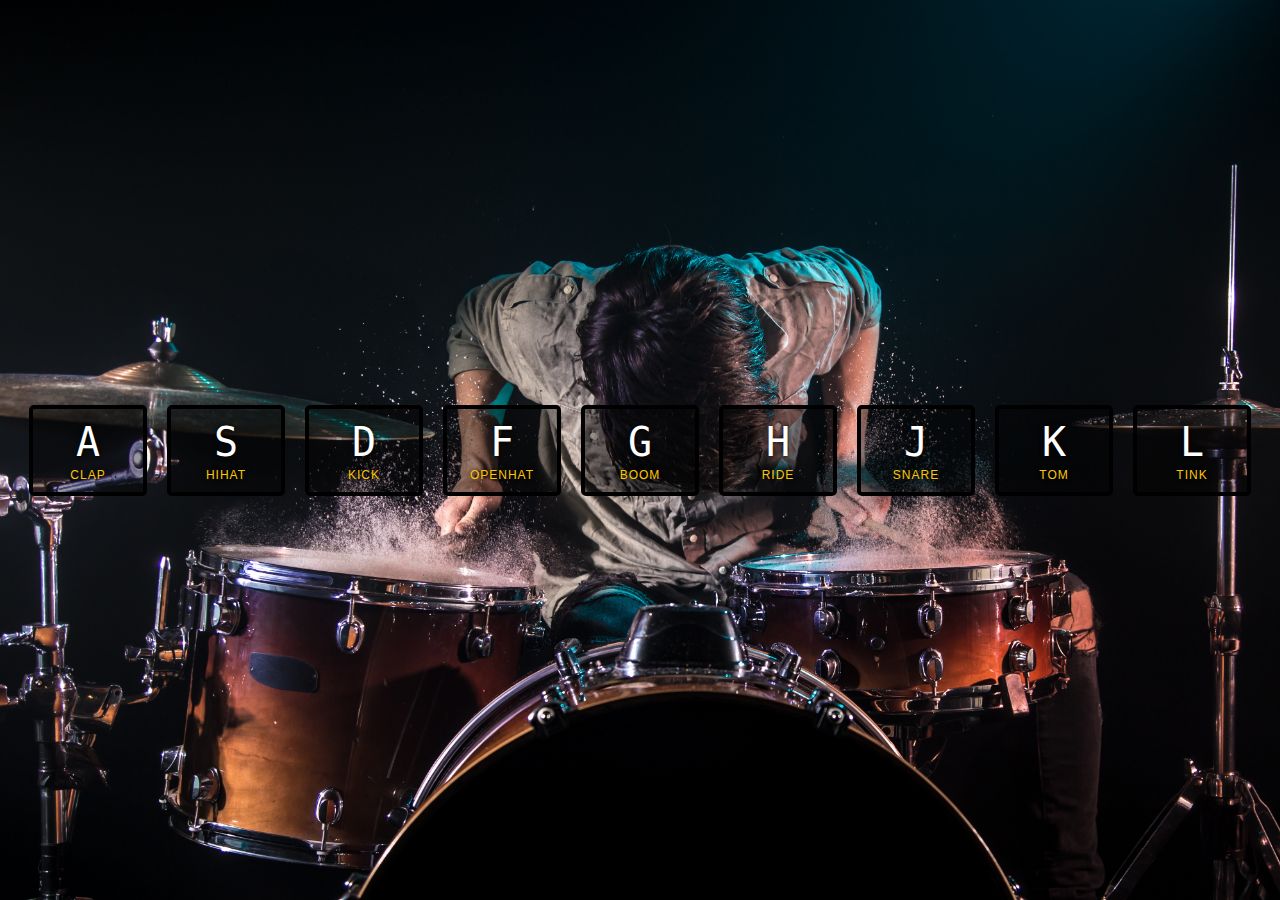
<file: 01 - JavaScript Drum Kit/index.html>
<!DOCTYPE html>
<html lang="en">
<head>
  <meta charset="UTF-8">
  <title>JS Drum Kit</title>
  <link rel="stylesheet" href="style.css">
  <link rel="icon" href="https://fav.farm/🔥" />
</head>
<body>


  <div class="keys">
    <div data-key="65" class="key">
      <kbd>A</kbd>
      <span class="sound">clap</span>
    </div>
    <div data-key="83" class="key">
      <kbd>S</kbd>
      <span class="sound">hihat</span>
    </div>
    <div data-key="68" class="key">
      <kbd>D</kbd>
      <span class="sound">kick</span>
    </div>
    <div data-key="70" class="key">
      <kbd>F</kbd>
      <span class="sound">openhat</span>
    </div>
    <div data-key="71" class="key">
      <kbd>G</kbd>
      <span class="sound">boom</span>
    </div>
    <div data-key="72" class="key">
      <kbd>H</kbd>
      <span class="sound">ride</span>
    </div>
    <div data-key="74" class="key">
      <kbd>J</kbd>
      <span class="sound">snare</span>
    </div>
    <div data-key="75" class="key">
      <kbd>K</kbd>
      <span class="sound">tom</span>
    </div>
    <div data-key="76" class="key">
      <kbd>L</kbd>
      <span class="sound">tink</span>
    </div>
  </div>

  <audio data-key="65" src="sounds/clap.wav"></audio>
  <audio data-key="83" src="sounds/hihat.wav"></audio>
  <audio data-key="68" src="sounds/kick.wav"></audio>
  <audio data-key="70" src="sounds/openhat.wav"></audio>
  <audio data-key="71" src="sounds/boom.wav"></audio>
  <audio data-key="72" src="sounds/ride.wav"></audio>
  <audio data-key="74" src="sounds/snare.wav"></audio>
  <audio data-key="75" src="sounds/tom.wav"></audio>
  <audio data-key="76" src="sounds/tink.wav"></audio>

<script>
    function playSound(e) {
      const audio = document.querySelector(`audio[data-key="${e.keyCode}"]`);
      const key = document.querySelector(`.key[data-key="${e.keyCode}"]`);

      if(!audio) { return; }
      console.log(audio);
      console.log(key)
      audio.currentTime = 0;
     
      audio.play();
      key.classList.add('playing');
    };

    function removeTransition(e) {
       if(e.propertyName !=='transform') return;
       this.classList.remove('playing');
    }

    const keys = document.querySelectorAll('.key');
    keys.forEach(key => key.addEventListener('transitionend', removeTransition ));

    window.addEventListener('keydown', playSound);
</script>


</body>
</html>
</file>
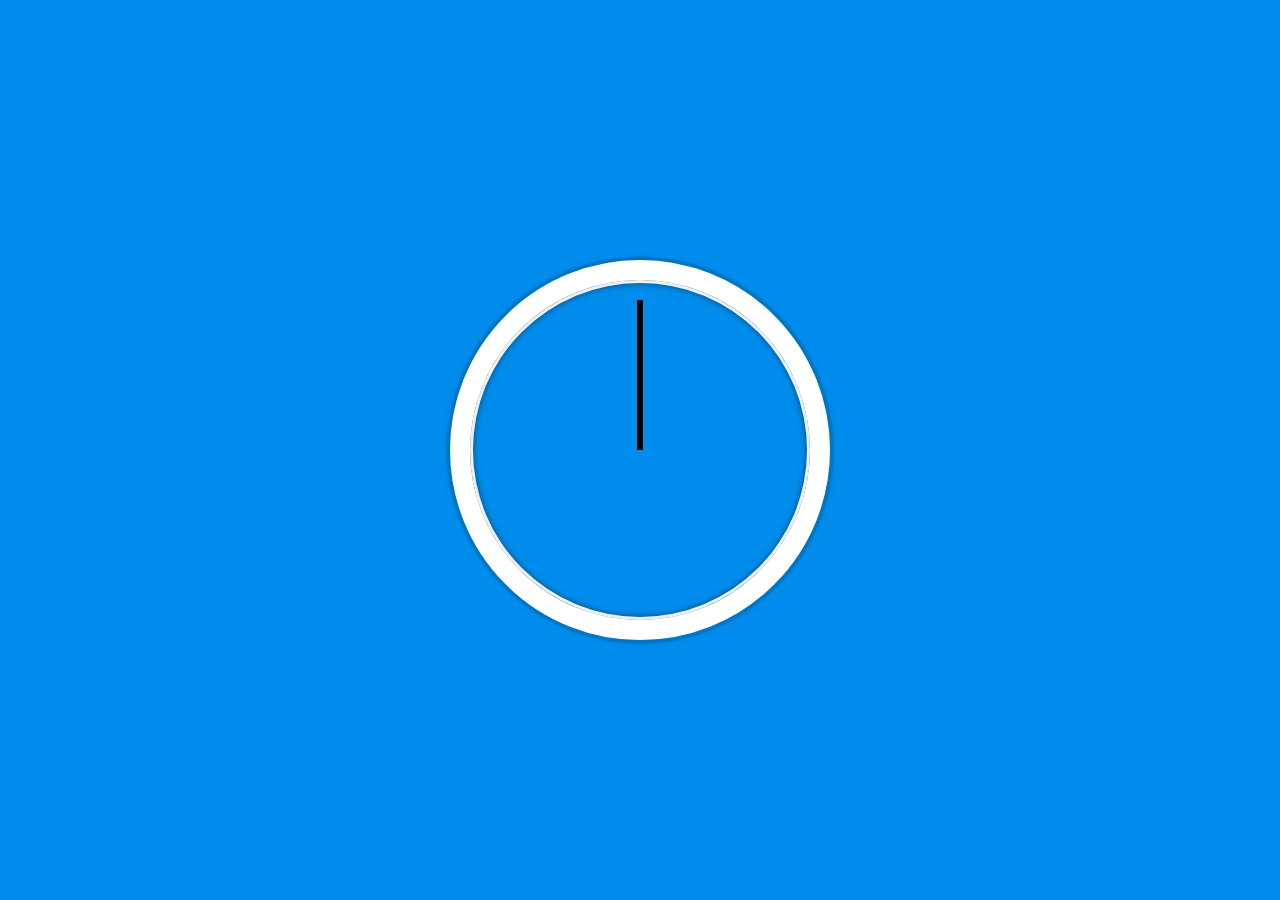
<file: 02 - JS and CSS Clock/index.html>
<!DOCTYPE html>
<html lang="en">
<head>
  <meta charset="UTF-8">
  <title>JS + CSS Clock</title>
  <link rel="icon" href="https://fav.farm/🔥" />
</head>
<body>


    <div class="clock">
      <div class="clock-face">
        <div class="hand hour-hand"></div>
        <div class="hand min-hand"></div>
        <div class="hand second-hand"></div>
      </div>
    </div>


  <style>
    html {
      background: #018DED url(https://unsplash.it/1500/1000?image=881&blur=5);
      background-size: cover;
      font-family: 'helvetica neue';
      text-align: center;
      font-size: 10px;
    }

    body {
      margin: 0;
      font-size: 2rem;
      display: flex;
      flex: 1;
      min-height: 100vh;
      align-items: center;
    }

    .clock {
      width: 30rem;
      height: 30rem;
      border: 20px solid white;
      border-radius: 50%;
      margin: 50px auto;
      position: relative;
      padding: 2rem;
      box-shadow:
        0 0 0 4px rgba(0,0,0,0.1),
        inset 0 0 0 3px #EFEFEF,
        inset 0 0 10px black,
        0 0 10px rgba(0,0,0,0.2);
    }

    .clock-face {
      position: relative;
      width: 100%;
      height: 100%;
      transform: translateY(-3px); /* account for the height of the clock hands */
    }

    .hand {
      width: 50%;
      height: 6px;
      background: black;
      position: absolute;
      top: 50%;
      transform-origin: 100%;
      transform: rotate(90deg);
      transition: all 0.05s;
      transition-timing-function: cubic-bezier(0.1, 2.7, 0.58, 1);
    }

  </style>

  <script>
    const secondHand = document.querySelector('.second-hand');
    const minHand = document.querySelector('.min-hand');
    const hourHand = document.querySelector('.hour-hand');
    
    function setDate() {
     // console.log("hi");
      const now = new Date();

      const seconds = now.getSeconds();
      const secondsDegrees =((seconds/60) * 360) + 90;
      secondHand.style.transform = `rotate(${secondsDegrees}deg)`;

      const mins = now.getMinutes();
      const minsDegrees =((mins/60) * 360) + 90;
      minHand.style.transform = `rotate(${minsDegrees}deg)`

      const hours = now.getHours();
      const hoursDegrees =((hours/12) * 360) + 90;
      hourHand.style.transform = `rotate(${hoursDegrees}deg)`
    }

    setInterval(setDate, 1000);

  </script>
</body>
</html>
</file>
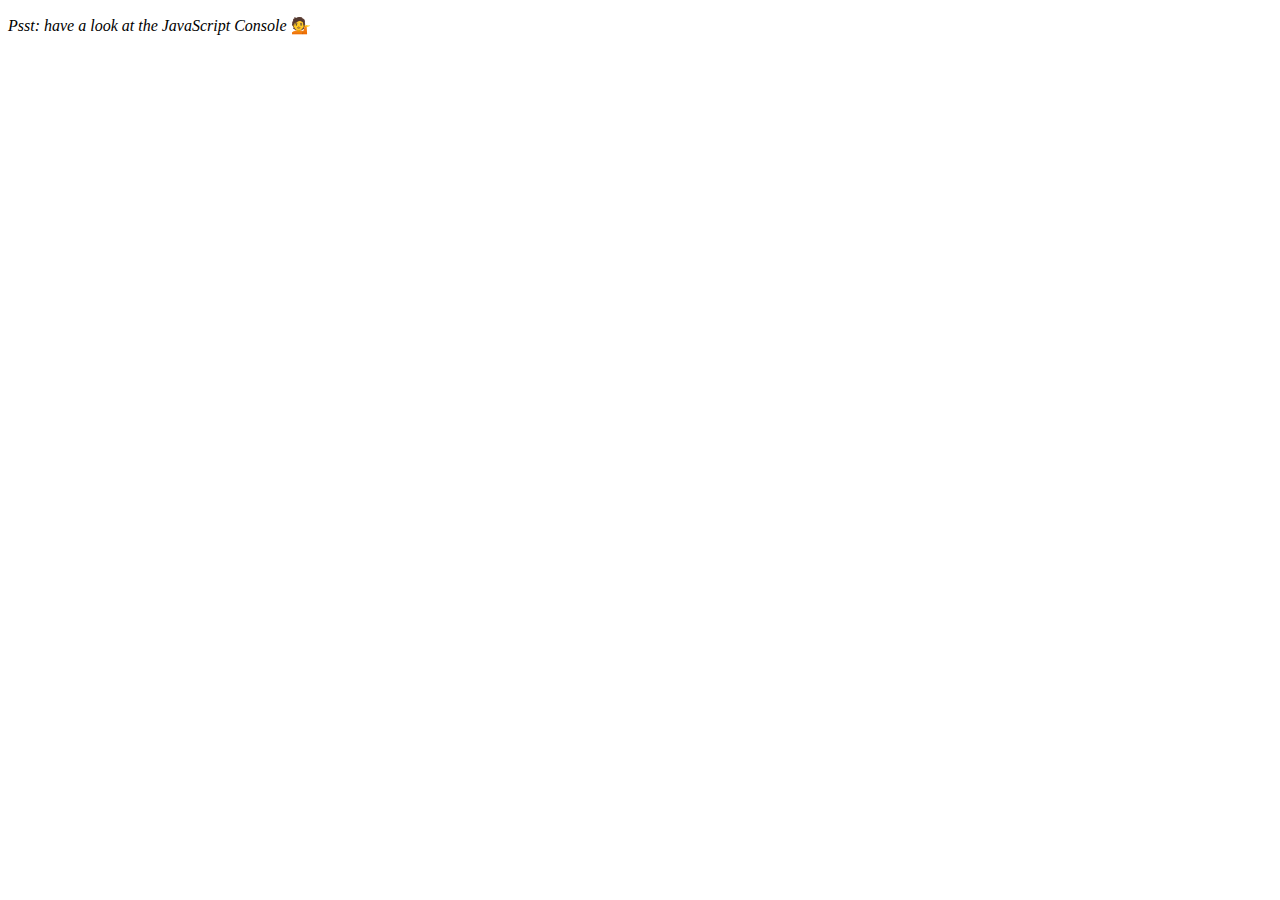
<file: 04 - Array Cardio Day 1/index.html>
<!DOCTYPE html>
<html lang="en">
<head>
  <meta charset="UTF-8">
  <title>Array Cardio 💪</title>
  <link rel="icon" href="https://fav.farm/🔥" />
</head>
<body>
  <p><em>Psst: have a look at the JavaScript Console</em> 💁</p>
  <script>
    // Get your shorts on - this is an array workout!
    // ## Array Cardio Day 1

    // Some data we can work with

    const inventors = [
      { first: 'Albert', last: 'Einstein', year: 1879, passed: 1955 },
      { first: 'Isaac', last: 'Newton', year: 1643, passed: 1727 },
      { first: 'Galileo', last: 'Galilei', year: 1564, passed: 1642 },
      { first: 'Marie', last: 'Curie', year: 1867, passed: 1934 },
      { first: 'Johannes', last: 'Kepler', year: 1571, passed: 1630 },
      { first: 'Nicolaus', last: 'Copernicus', year: 1473, passed: 1543 },
      { first: 'Max', last: 'Planck', year: 1858, passed: 1947 },
      { first: 'Katherine', last: 'Blodgett', year: 1898, passed: 1979 },
      { first: 'Ada', last: 'Lovelace', year: 1815, passed: 1852 },
      { first: 'Sarah E.', last: 'Goode', year: 1855, passed: 1905 },
      { first: 'Lise', last: 'Meitner', year: 1878, passed: 1968 },
      { first: 'Hanna', last: 'Hammarström', year: 1829, passed: 1909 }
    ];

    const people = [
      'Bernhard, Sandra', 'Bethea, Erin', 'Becker, Carl', 'Bentsen, Lloyd', 'Beckett, Samuel', 'Blake, William', 'Berger, Ric', 'Beddoes, Mick', 'Beethoven, Ludwig',
      'Belloc, Hilaire', 'Begin, Menachem', 'Bellow, Saul', 'Benchley, Robert', 'Blair, Robert', 'Benenson, Peter', 'Benjamin, Walter', 'Berlin, Irving',
      'Benn, Tony', 'Benson, Leana', 'Bent, Silas', 'Berle, Milton', 'Berry, Halle', 'Biko, Steve', 'Beck, Glenn', 'Bergman, Ingmar', 'Black, Elk', 'Berio, Luciano',
      'Berne, Eric', 'Berra, Yogi', 'Berry, Wendell', 'Bevan, Aneurin', 'Ben-Gurion, David', 'Bevel, Ken', 'Biden, Joseph', 'Bennington, Chester', 'Bierce, Ambrose',
      'Billings, Josh', 'Birrell, Augustine', 'Blair, Tony', 'Beecher, Henry', 'Biondo, Frank'
    ];
    
    // Array.prototype.filter()
    // 1. Filter the list of inventors for those who were born in the 1500's

    // Array.prototype.map()
    // 2. Give us an array of the inventors first and last names

    // Array.prototype.sort()
    // 3. Sort the inventors by birthdate, oldest to youngest

    // Array.prototype.reduce()
    // 4. How many years did all the inventors live all together?

    // 5. Sort the inventors by years lived

    // 6. create a list of Boulevards in Paris that contain 'de' anywhere in the name
    // https://en.wikipedia.org/wiki/Category:Boulevards_in_Paris


    // 7. sort Exercise
    // Sort the people alphabetically by last name

    // 8. Reduce Exercise
    // Sum up the instances of each of these
    const data = ['car', 'car', 'truck', 'truck', 'bike', 'walk', 'car', 'van', 'bike', 'walk', 'car', 'van', 'car', 'truck' ];

  </script>
</body>
</html>
</file>
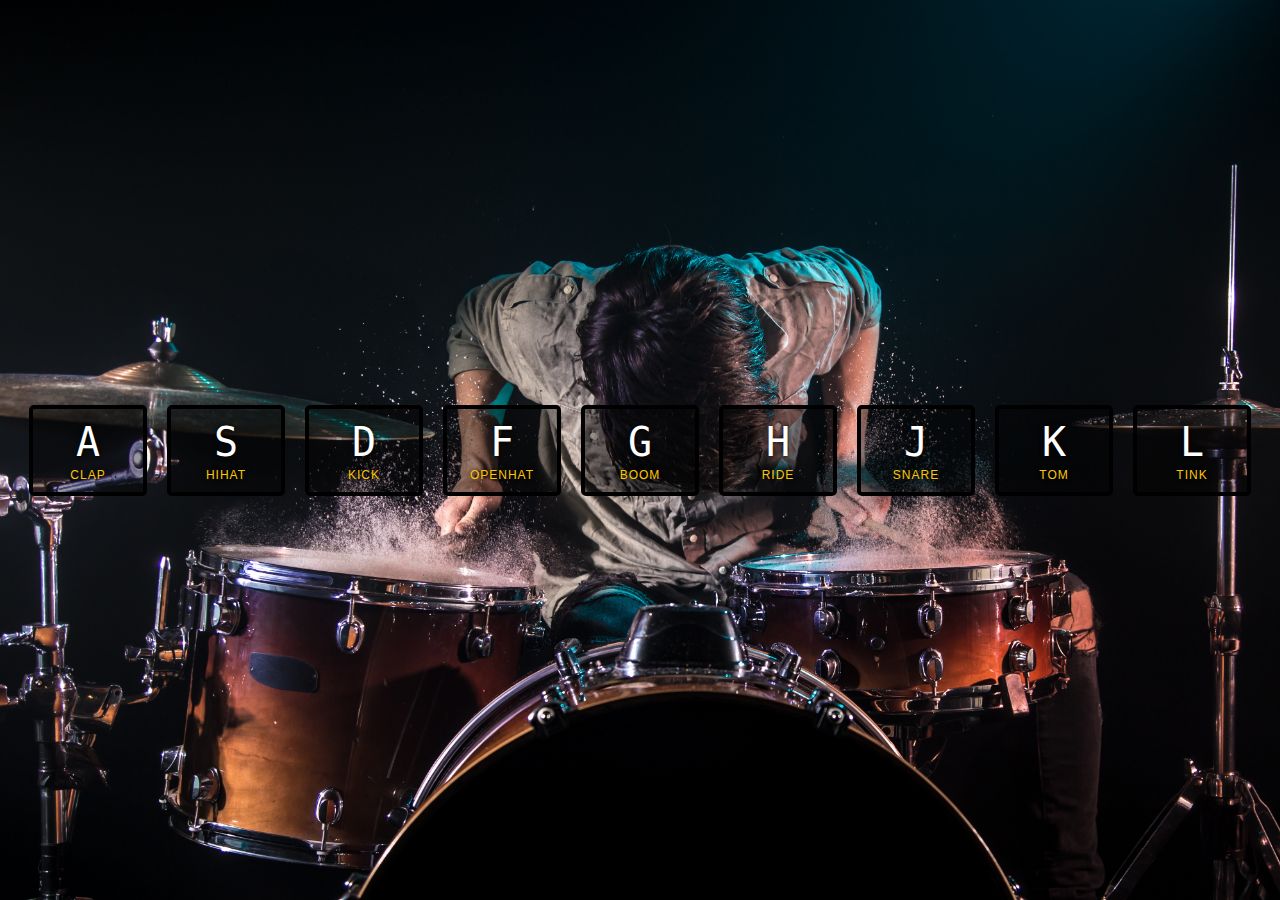
<file: 01 - JavaScript Drum Kit/index-FINISHED.html>
<!DOCTYPE html>
<html lang="en">
<head>
  <meta charset="UTF-8">
  <title>JS Drum Kit</title>
  <link rel="stylesheet" href="style.css">
  <link rel="icon" href="https://fav.farm/✅" />
</head>
<body>


  <div class="keys">
    <div data-key="65" class="key">
      <kbd>A</kbd>
      <span class="sound">clap</span>
    </div>
    <div data-key="83" class="key">
      <kbd>S</kbd>
      <span class="sound">hihat</span>
    </div>
    <div data-key="68" class="key">
      <kbd>D</kbd>
      <span class="sound">kick</span>
    </div>
    <div data-key="70" class="key">
      <kbd>F</kbd>
      <span class="sound">openhat</span>
    </div>
    <div data-key="71" class="key">
      <kbd>G</kbd>
      <span class="sound">boom</span>
    </div>
    <div data-key="72" class="key">
      <kbd>H</kbd>
      <span class="sound">ride</span>
    </div>
    <div data-key="74" class="key">
      <kbd>J</kbd>
      <span class="sound">snare</span>
    </div>
    <div data-key="75" class="key">
      <kbd>K</kbd>
      <span class="sound">tom</span>
    </div>
    <div data-key="76" class="key">
      <kbd>L</kbd>
      <span class="sound">tink</span>
    </div>
  </div>

  <audio data-key="65" src="sounds/clap.wav"></audio>
  <audio data-key="83" src="sounds/hihat.wav"></audio>
  <audio data-key="68" src="sounds/kick.wav"></audio>
  <audio data-key="70" src="sounds/openhat.wav"></audio>
  <audio data-key="71" src="sounds/boom.wav"></audio>
  <audio data-key="72" src="sounds/ride.wav"></audio>
  <audio data-key="74" src="sounds/snare.wav"></audio>
  <audio data-key="75" src="sounds/tom.wav"></audio>
  <audio data-key="76" src="sounds/tink.wav"></audio>

<script>
  function removeTransition(e) {
    if (e.propertyName !== 'transform') return;
    e.target.classList.remove('playing');
  }

  function playSound(e) {
    const audio = document.querySelector(`audio[data-key="${e.keyCode}"]`);
    const key = document.querySelector(`div[data-key="${e.keyCode}"]`);
    if (!audio) return;

    key.classList.add('playing');
    audio.currentTime = 0;
    audio.play();
  }

  const keys = Array.from(document.querySelectorAll('.key'));
  keys.forEach(key => key.addEventListener('transitionend', removeTransition));
  window.addEventListener('keydown', playSound);
</script>


</body>
</html>
</file>
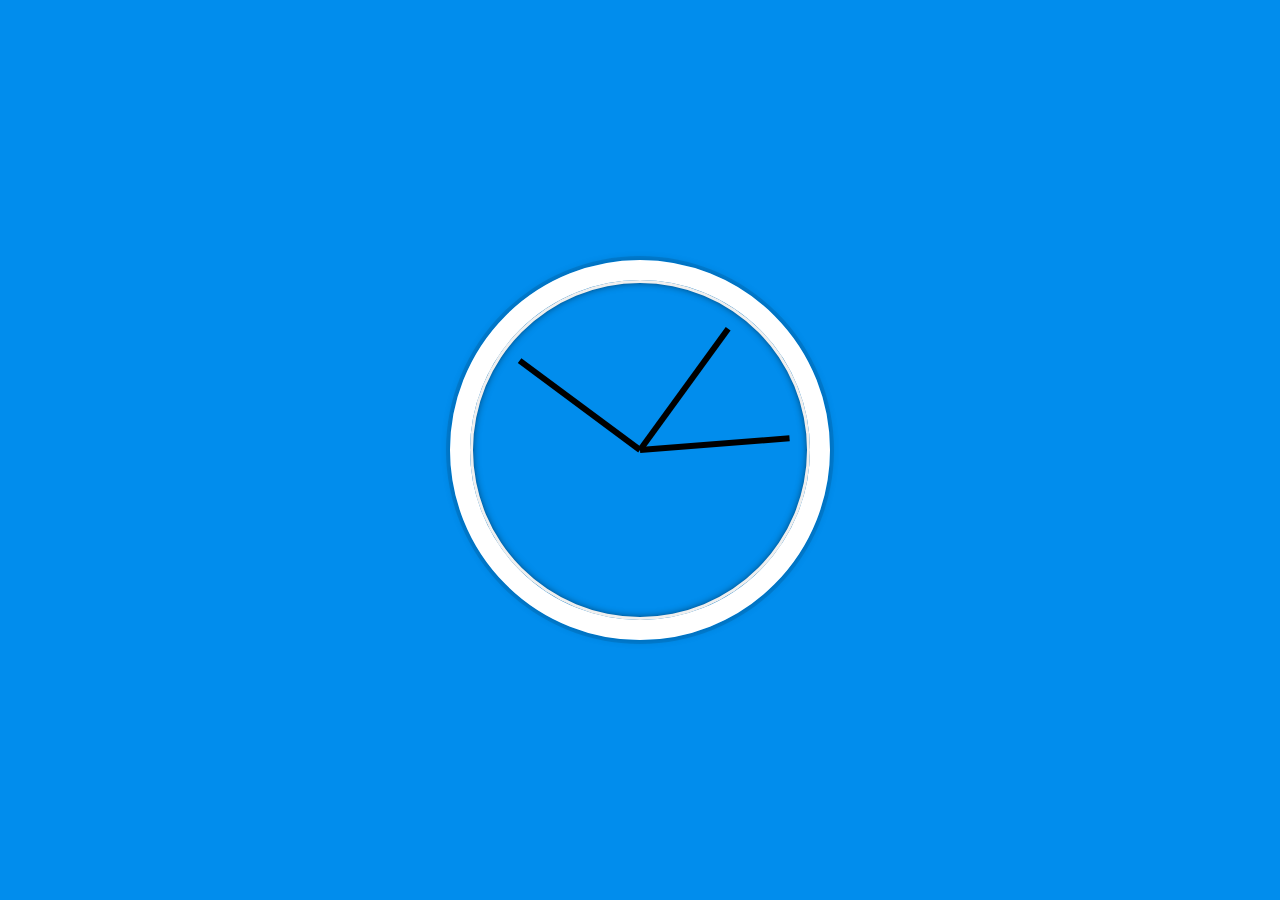
<file: 02 - JS and CSS Clock/index-FINISHED.html>
<!DOCTYPE html>
<html lang="en">
<head>
  <meta charset="UTF-8">
  <title>JS + CSS Clock</title>
  <link rel="icon" href="https://fav.farm/✅" />
</head>
<body>


    <div class="clock">
      <div class="clock-face">
        <div class="hand hour-hand"></div>
        <div class="hand min-hand"></div>
        <div class="hand second-hand"></div>
      </div>
    </div>


  <style>
    html {
      background: #018DED url(https://unsplash.it/1500/1000?image=881&blur=5);
      background-size: cover;
      font-family: 'helvetica neue';
      text-align: center;
      font-size: 10px;
    }

    body {
      margin: 0;
      font-size: 2rem;
      display: flex;
      flex: 1;
      min-height: 100vh;
      align-items: center;
    }

    .clock {
      width: 30rem;
      height: 30rem;
      border: 20px solid white;
      border-radius: 50%;
      margin: 50px auto;
      position: relative;
      padding: 2rem;
      box-shadow:
        0 0 0 4px rgba(0,0,0,0.1),
        inset 0 0 0 3px #EFEFEF,
        inset 0 0 10px black,
        0 0 10px rgba(0,0,0,0.2);
    }

    .clock-face {
      position: relative;
      width: 100%;
      height: 100%;
      transform: translateY(-3px); /* account for the height of the clock hands */
    }

    .hand {
      width: 50%;
      height: 6px;
      background: black;
      position: absolute;
      top: 50%;
      transform-origin: 100%;
      transform: rotate(90deg);
      transition: all 0.05s;
      transition-timing-function: cubic-bezier(0.1, 2.7, 0.58, 1);
    }
</style>

<script>
  const secondHand = document.querySelector('.second-hand');
  const minsHand = document.querySelector('.min-hand');
  const hourHand = document.querySelector('.hour-hand');

  function setDate() {
    const now = new Date();

    const seconds = now.getSeconds();
    const secondsDegrees = ((seconds / 60) * 360) + 90;
    secondHand.style.transform = `rotate(${secondsDegrees}deg)`;

    const mins = now.getMinutes();
    const minsDegrees = ((mins / 60) * 360) + ((seconds/60)*6) + 90;
    minsHand.style.transform = `rotate(${minsDegrees}deg)`;

    const hour = now.getHours();
    const hourDegrees = ((hour / 12) * 360) + ((mins/60)*30) + 90;
    hourHand.style.transform = `rotate(${hourDegrees}deg)`;
  }

  setInterval(setDate, 1000);

  setDate();

</script>
</body>
</html>
</file>
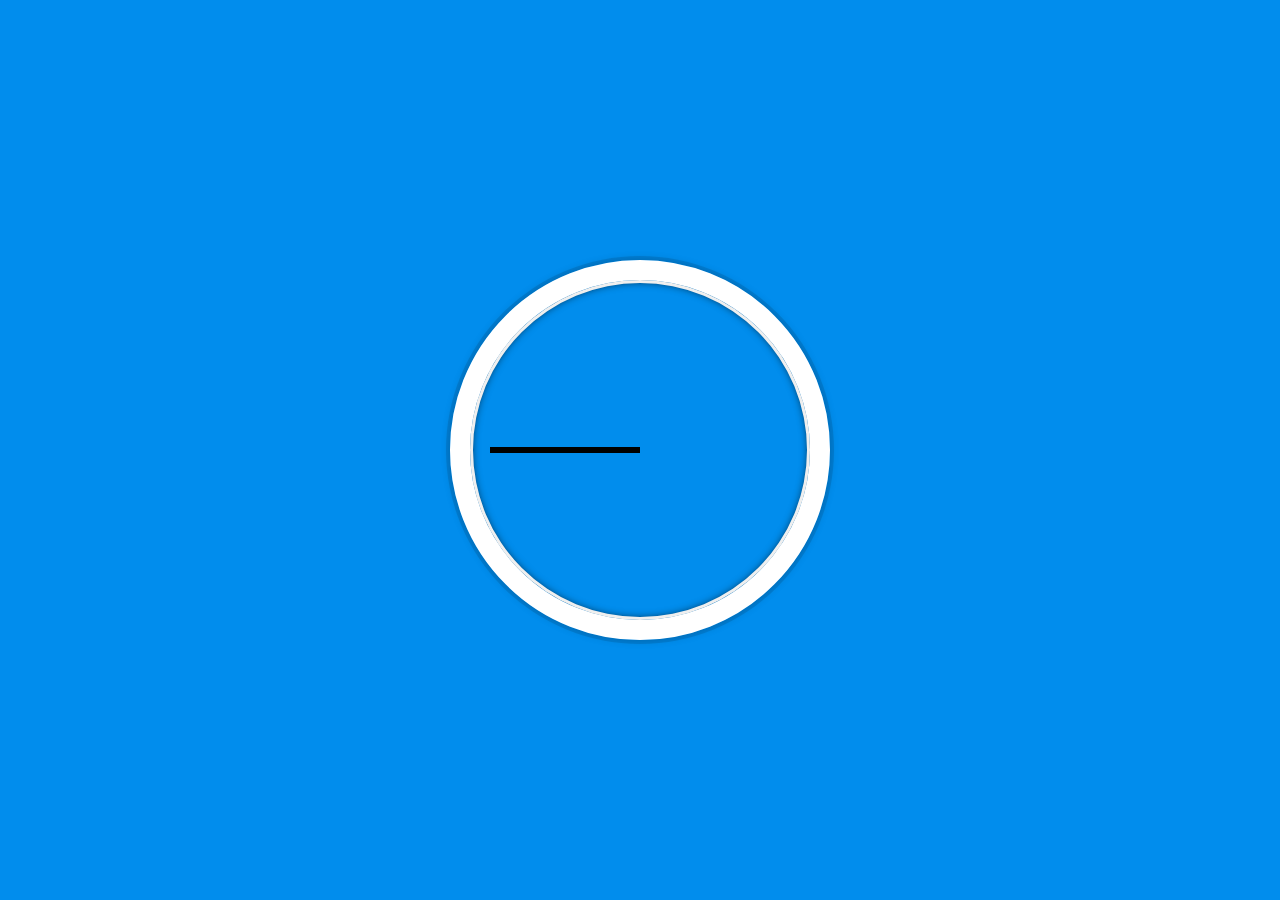
<file: 02 - JS and CSS Clock/index-START.html>
<!DOCTYPE html>
<html lang="en">
<head>
  <meta charset="UTF-8">
  <title>JS + CSS Clock</title>
  <link rel="icon" href="https://fav.farm/🔥" />
</head>
<body>


    <div class="clock">
      <div class="clock-face">
        <div class="hand hour-hand"></div>
        <div class="hand min-hand"></div>
        <div class="hand second-hand"></div>
      </div>
    </div>


  <style>
    html {
      background: #018DED url(https://unsplash.it/1500/1000?image=881&blur=5);
      background-size: cover;
      font-family: 'helvetica neue';
      text-align: center;
      font-size: 10px;
    }

    body {
      margin: 0;
      font-size: 2rem;
      display: flex;
      flex: 1;
      min-height: 100vh;
      align-items: center;
    }

    .clock {
      width: 30rem;
      height: 30rem;
      border: 20px solid white;
      border-radius: 50%;
      margin: 50px auto;
      position: relative;
      padding: 2rem;
      box-shadow:
        0 0 0 4px rgba(0,0,0,0.1),
        inset 0 0 0 3px #EFEFEF,
        inset 0 0 10px black,
        0 0 10px rgba(0,0,0,0.2);
    }

    .clock-face {
      position: relative;
      width: 100%;
      height: 100%;
      transform: translateY(-3px); /* account for the height of the clock hands */
    }

    .hand {
      width: 50%;
      height: 6px;
      background: black;
      position: absolute;
      top: 50%;
    }

  </style>

  <script>


  </script>
</body>
</html>
</file>
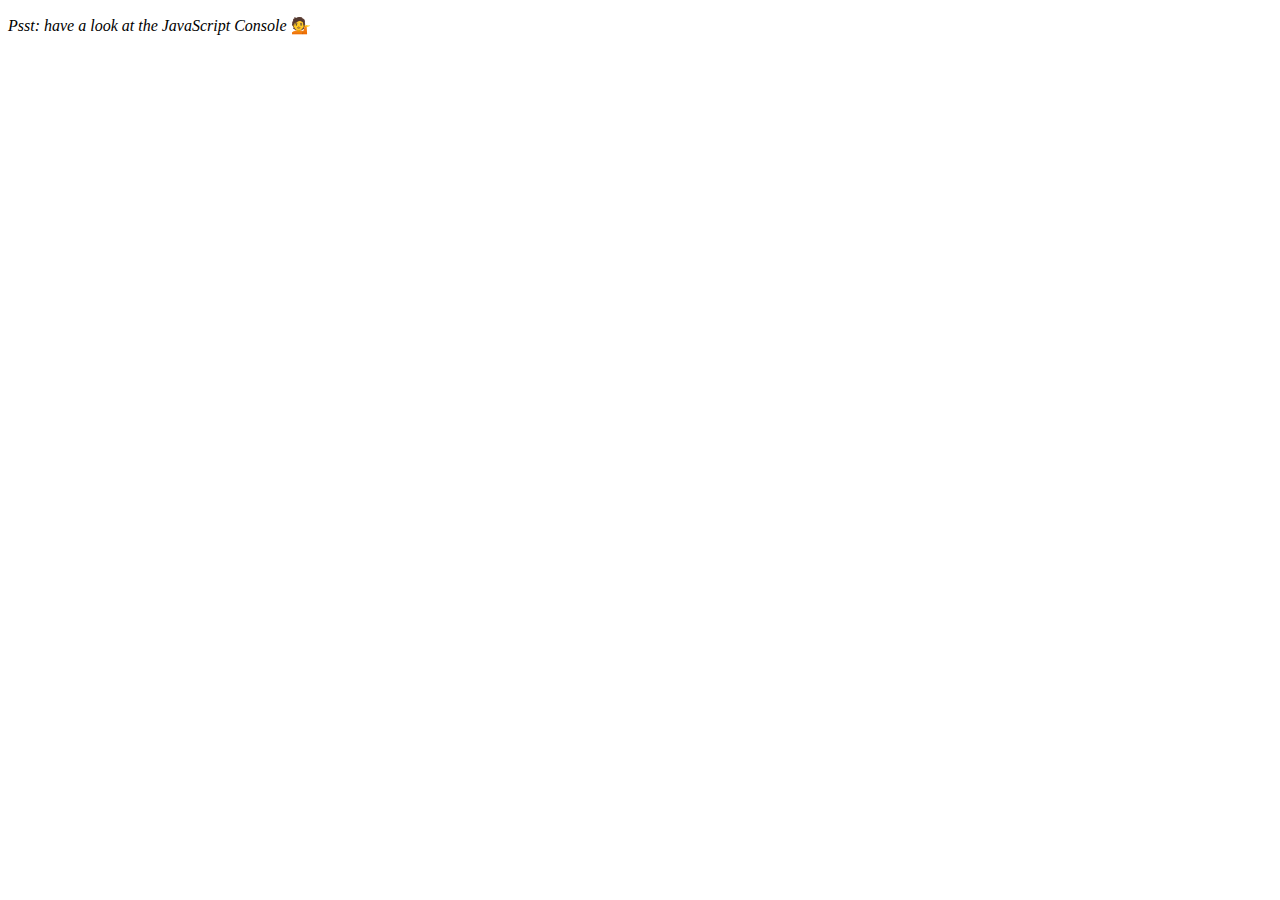
<file: 04 - Array Cardio Day 1/index-FINISHED.html>
<!DOCTYPE html>
<html lang="en">
<head>
  <meta charset="UTF-8">
  <title>Array Cardio 💪</title>
  <link rel="icon" href="https://fav.farm/✅" />
</head>
<body>
  <p><em>Psst: have a look at the JavaScript Console</em> 💁</p>
  <script>
    // Get your shorts on - this is an array workout!
    // ## Array Cardio Day 1

    // Some data we can work with

    const inventors = [
      { first: 'Albert', last: 'Einstein', year: 1879, passed: 1955 },
      { first: 'Isaac', last: 'Newton', year: 1643, passed: 1727 },
      { first: 'Galileo', last: 'Galilei', year: 1564, passed: 1642 },
      { first: 'Marie', last: 'Curie', year: 1867, passed: 1934 },
      { first: 'Johannes', last: 'Kepler', year: 1571, passed: 1630 },
      { first: 'Nicolaus', last: 'Copernicus', year: 1473, passed: 1543 },
      { first: 'Max', last: 'Planck', year: 1858, passed: 1947 },
      { first: 'Katherine', last: 'Blodgett', year: 1898, passed: 1979 },
      { first: 'Ada', last: 'Lovelace', year: 1815, passed: 1852 },
      { first: 'Sarah E.', last: 'Goode', year: 1855, passed: 1905 },
      { first: 'Lise', last: 'Meitner', year: 1878, passed: 1968 },
      { first: 'Hanna', last: 'Hammarström', year: 1829, passed: 1909 }
    ];

    const people = [
      'Bernhard, Sandra', 'Bethea, Erin', 'Becker, Carl', 'Bentsen, Lloyd', 'Beckett, Samuel', 'Blake, William', 'Berger, Ric', 'Beddoes, Mick', 'Beethoven, Ludwig',
      'Belloc, Hilaire', 'Begin, Menachem', 'Bellow, Saul', 'Benchley, Robert', 'Blair, Robert', 'Benenson, Peter', 'Benjamin, Walter', 'Berlin, Irving',
      'Benn, Tony', 'Benson, Leana', 'Bent, Silas', 'Berle, Milton', 'Berry, Halle', 'Biko, Steve', 'Beck, Glenn', 'Bergman, Ingmar', 'Black, Elk', 'Berio, Luciano',
      'Berne, Eric', 'Berra, Yogi', 'Berry, Wendell', 'Bevan, Aneurin', 'Ben-Gurion, David', 'Bevel, Ken', 'Biden, Joseph', 'Bennington, Chester', 'Bierce, Ambrose',
      'Billings, Josh', 'Birrell, Augustine', 'Blair, Tony', 'Beecher, Henry', 'Biondo, Frank'
    ];

    // Array.prototype.filter()
    // 1. Filter the list of inventors for those who were born in the 1500's
    const fifteen = inventors.filter(inventor => (inventor.year >= 1500 && inventor.year < 1600));

    console.table(fifteen);

    // Array.prototype.map()
    // 2. Give us an array of the inventor first and last names
    const fullNames = inventors.map(inventor => `${inventor.first} ${inventor.last}`);
    console.log(fullNames);

    // Array.prototype.sort()
    // 3. Sort the inventors by birthdate, oldest to youngest
    // const ordered = inventors.sort(function(a, b) {
    //   if(a.year > b.year) {
    //     return 1;
    //   } else {
    //     return -1;
    //   }
    // });

    const ordered = inventors.sort((a, b) => a.year > b.year ? 1 : -1);
    console.table(ordered);

    // Array.prototype.reduce()
    // 4. How many years did all the inventors live?
    const totalYears = inventors.reduce((total, inventor) => {
      return total + (inventor.passed - inventor.year);
    }, 0);

    console.log(totalYears);

    // 5. Sort the inventors by years lived
    const oldest = inventors.sort(function(a, b) {
      const lastInventor = a.passed - a.year;
      const nextInventor = b.passed - b.year;
      return lastInventor > nextInventor ? -1 : 1;
    });
    console.table(oldest);

    // 6. create a list of Boulevards in Paris that contain 'de' anywhere in the name
    // https://en.wikipedia.org/wiki/Category:Boulevards_in_Paris

    // const category = document.querySelector('.mw-category');
    // const links = Array.from(category.querySelectorAll('a'));
    // const de = links
    //             .map(link => link.textContent)
    //             .filter(streetName => streetName.includes('de'));

    // 7. sort Exercise
    // Sort the people alphabetically by last name
    const alpha = people.sort((lastOne, nextOne) => {
      const [aLast, aFirst] = lastOne.split(', ');
      const [bLast, bFirst] = nextOne.split(', ');
      return aLast > bLast ? 1 : -1;
    });
    console.log(alpha);

    // 8. Reduce Exercise
    // Sum up the instances of each of these
    const data = ['car', 'car', 'truck', 'truck', 'bike', 'walk', 'car', 'van', 'bike', 'walk', 'car', 'van', 'car', 'truck', 'pogostick'];

    const transportation = data.reduce(function(obj, item) {
      if (!obj[item]) {
        obj[item] = 0;
      }
      obj[item]++;
      return obj;
    }, {});

    console.log(transportation);

  </script>
</body>
</html>
</file>
<file: 01 - JavaScript Drum Kit/style.css>
html {
  font-size: 10px;
  background: url('./Drums2.jpg') bottom center;
  background-size: cover;
}

body,html {
  margin: 0;
  padding: 0;
  font-family: sans-serif;
}

.keys {
  display: flex;
  flex: 1;
  min-height: 100vh;
  align-items: center;
  justify-content: center;
}

.key {
  border: .4rem solid black;
  border-radius: .5rem;
  margin: 1rem;
  font-size: 1.5rem;
  padding: 1rem .5rem;
  transition: all .07s ease;
  width: 10rem;
  text-align: center;
  color: white;
  background: rgba(0,0,0,0.4);
  text-shadow: 0 0 .5rem black;
}

.playing {
  transform: scale(1.1);
  border-color: #ffc600;
  box-shadow: 0 0 1rem #ffc600;
}

kbd {
  display: block;
  font-size: 4rem;
}

.sound {
  font-size: 1.2rem;
  text-transform: uppercase;
  letter-spacing: .1rem;
  color: #ffc600;
}
</file>
